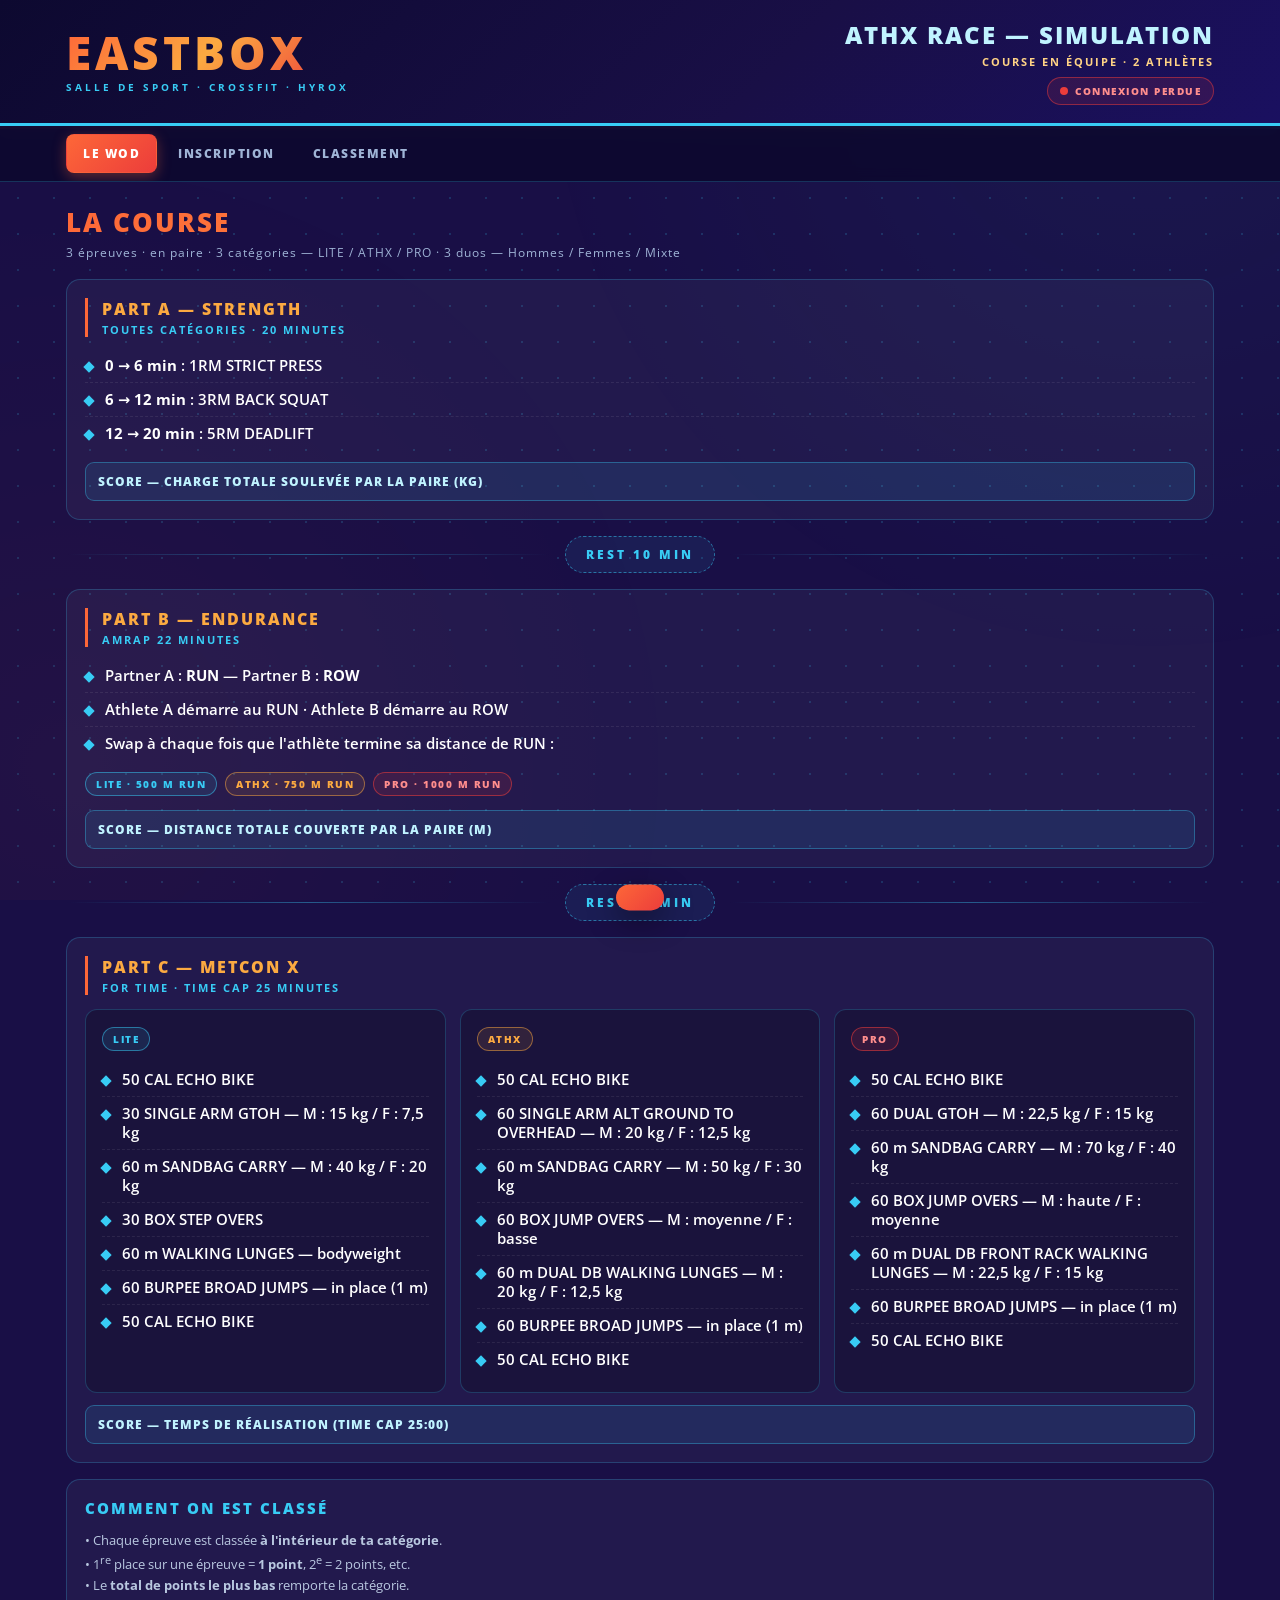
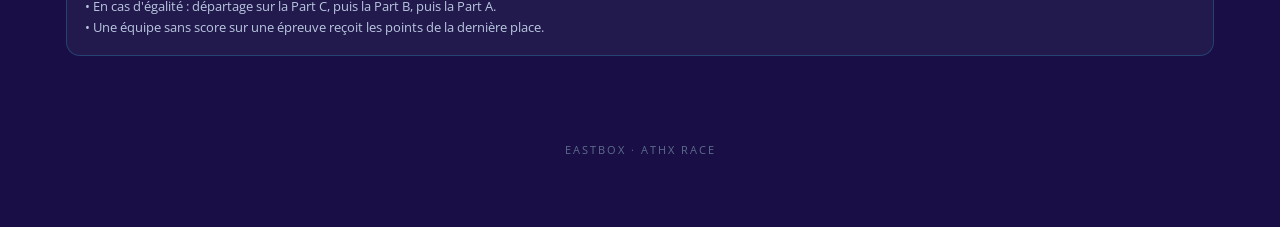
<file: index.html>
<!DOCTYPE html>
<html lang="fr">
<head>
<meta charset="UTF-8">
<meta name="viewport" content="width=device-width, initial-scale=1">
<title>ATHX Race — EastBox</title>
<link rel="preconnect" href="https://fonts.googleapis.com">
<link rel="preconnect" href="https://fonts.gstatic.com" crossorigin>
<link href="https://fonts.googleapis.com/css2?family=Open+Sans:wght@400;600;700;800;900&display=swap" rel="stylesheet">
<link rel="stylesheet" href="athx.css">
</head>
<body>

<header>
  <div class="wrap hd">
    <div>
      <div class="brand-name">EastBox</div>
      <div class="brand-sub">Salle de sport · CrossFit · Hyrox</div>
    </div>
    <div class="hd-right">
      <div class="race-title">ATHX Race — Simulation</div>
      <div class="race-date" id="raceDate">Course en équipe · 2 athlètes</div>
      <div style="margin-top:8px"><span class="sync local" id="syncBox"><span class="dot"></span>Connexion…</span></div>
    </div>
  </div>
</header>

<nav>
  <div class="wrap tabs">
    <button class="tab active" data-p="wod">Le WOD</button>
    <button class="tab" data-p="inscription">Inscription</button>
    <button class="tab" data-p="classement">Classement</button>
  </div>
</nav>

<div class="wrap">

<!-- ================= WOD ================= -->
<section class="panel active" id="p-wod">
  <h2 class="sec">La course</h2>
  <div class="sec-sub">3 épreuves · en paire · 3 catégories — LITE / ATHX / PRO · 3 duos — Hommes / Femmes / Mixte</div>

  <div class="card">
    <div class="wod">
      <div class="wod-t">Part A — Strength</div>
      <div class="wod-s">Toutes catégories · 20 minutes</div>
    </div>
    <ul class="mv">
      <li><b>0 → 6 min</b> : 1RM STRICT PRESS</li>
      <li><b>6 → 12 min</b> : 3RM BACK SQUAT</li>
      <li><b>12 → 20 min</b> : 5RM DEADLIFT</li>
    </ul>
    <div class="scorebox">Score — Charge totale soulevée par la paire (kg)</div>
  </div>

  <div class="rest"><span>Rest 10 min</span></div>

  <div class="card">
    <div class="wod">
      <div class="wod-t">Part B — Endurance</div>
      <div class="wod-s">AMRAP 22 minutes</div>
    </div>
    <ul class="mv">
      <li>Partner A : <b>RUN</b> — Partner B : <b>ROW</b></li>
      <li>Athlete A démarre au RUN · Athlete B démarre au ROW</li>
      <li>Swap à chaque fois que l'athlète termine sa distance de RUN :</li>
    </ul>
    <div class="catpill" style="margin-top:12px">
      <span class="badge LITE">LITE · 500 m RUN</span>
      <span class="badge ATHX">ATHX · 750 m RUN</span>
      <span class="badge PRO">PRO · 1000 m RUN</span>
    </div>
    <div class="scorebox">Score — Distance totale couverte par la paire (m)</div>
  </div>

  <div class="rest"><span>Rest 10 min</span></div>

  <div class="card">
    <div class="wod">
      <div class="wod-t">Part C — Metcon X</div>
      <div class="wod-s">For time · Time cap 25 minutes</div>
    </div>
    <div class="grid3" style="margin-top:14px" id="metconGrid"></div>
    <div class="scorebox">Score — Temps de réalisation (time cap 25:00)</div>
  </div>

  <div class="card">
    <h3>Comment on est classé</h3>
    <div class="hint" style="font-size:13px;color:#b9c8e0">
      • Chaque épreuve est classée <b>à l'intérieur de ta catégorie</b>.<br>
      • 1<sup>re</sup> place sur une épreuve = <b>1 point</b>, 2<sup>e</sup> = 2 points, etc.<br>
      • Le <b>total de points le plus bas</b> remporte la catégorie.<br>
      • En cas d'égalité : départage sur la Part C, puis la Part B, puis la Part A.<br>
      • Une équipe sans score sur une épreuve reçoit les points de la dernière place.
    </div>
  </div>
</section>

<!-- ============== INSCRIPTION ============== -->
<section class="panel" id="p-inscription">
  <h2 class="sec">Inscription</h2>
  <div class="sec-sub">Une équipe = 2 athlètes · 5 équipes par vague · premier arrivé, premier servi</div>

  <div class="banner" id="cfgBanner" style="display:none"></div>

  <div class="card">
    <h3>Les vagues de départ</h3>
    <div class="grid3" id="waveBoard"></div>
  </div>

  <div id="myTeam" style="display:none"></div>

  <div id="formWrap">
    <div class="card">
      <h3 id="formTitle">Inscris ton équipe</h3>
      <form id="teamForm">
        <input type="hidden" id="editId">
        <div class="grid2">
          <div>
            <label for="tName">Nom de l'équipe</label>
            <input id="tName" required maxlength="40" placeholder="Ex. Les Rhinos">
          </div>
          <div>
            <label for="tCat">Catégorie</label>
            <select id="tCat" required>
              <option value="LITE">LITE</option>
              <option value="ATHX" selected>ATHX</option>
              <option value="PRO">PRO</option>
            </select>
          </div>
        </div>
        <div style="margin-top:14px">
          <label for="tWave">Vague de départ</label>
          <select id="tWave" required></select>
          <div class="hint">5 équipes maximum par vague. Les vagues complètes ne sont plus sélectionnables.</div>
        </div>
        <div class="grid2" style="margin-top:14px">
          <div>
            <label for="aName">Athlète A</label>
            <div class="split">
              <input id="aName" required maxlength="40" placeholder="Prénom Nom">
              <select id="aSex"><option value="M">Homme</option><option value="F">Femme</option></select>
            </div>
          </div>
          <div>
            <label for="bName">Athlète B</label>
            <div class="split">
              <input id="bName" required maxlength="40" placeholder="Prénom Nom">
              <select id="bSex"><option value="M">Homme</option><option value="F">Femme</option></select>
            </div>
          </div>
        </div>
        <div class="duo-preview" id="duoPreview"></div>
        <div class="row-actions" style="margin-top:18px">
          <button type="submit" class="btn" id="submitBtn">Valider l'inscription</button>
          <button type="button" class="btn ghost" id="cancelEdit" style="display:none">Annuler</button>
        </div>
      </form>
    </div>
  </div>

  <div class="card">
    <h3>Équipes inscrites — <span id="teamCount">0</span></h3>
    <div class="filters" id="filtersIns"></div>
    <div class="tbl-wrap"><table id="teamTable">
      <thead><tr><th>#</th><th>Équipe</th><th>Catégorie</th><th>Duo</th><th>Vague</th><th>Athlètes</th></tr></thead>
      <tbody></tbody>
    </table></div>
    <div class="empty" id="teamEmpty">Aucune équipe inscrite pour le moment. Sois la première !</div>
  </div>
</section>

<!-- ============== CLASSEMENT ============== -->
<section class="panel" id="p-classement">
  <h2 class="sec">Classement</h2>
  <div class="sec-sub">Mis à jour en direct pendant la course · le plus petit total de points gagne</div>
  <div class="filters" id="rankMode"></div>
  <div id="rankings"></div>
</section>

<footer>EastBox · ATHX Race</footer>
</div>

<div class="toast" id="toast"></div>

<script>window.ATHX_MODE='public';</script>
<script src="config.js"></script>
<script src="athx.js"></script>
</body>
</html>
</file>
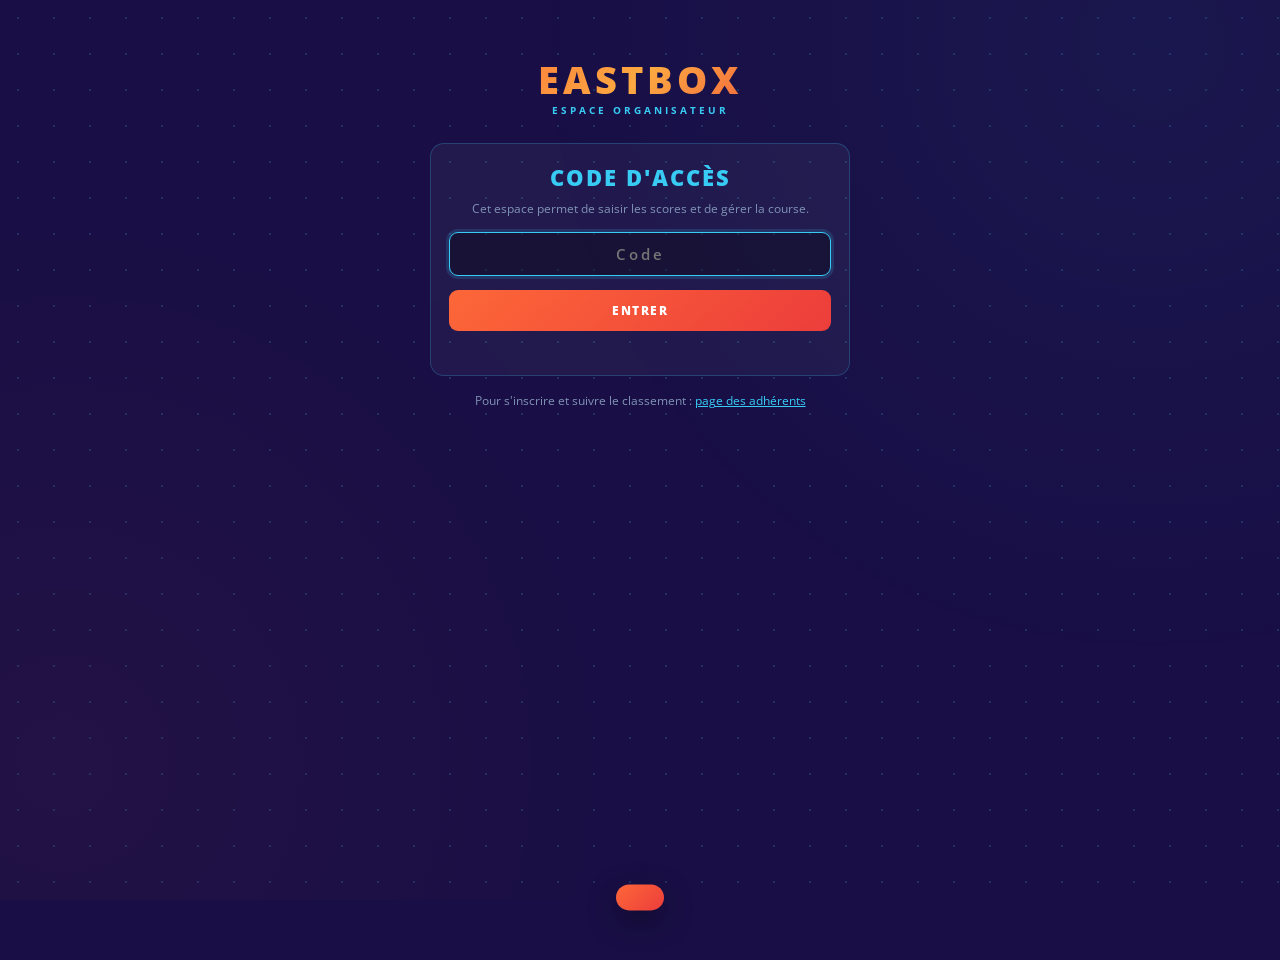
<file: admin.html>
<!DOCTYPE html>
<html lang="fr">
<head>
<meta charset="UTF-8">
<meta name="viewport" content="width=device-width, initial-scale=1">
<meta name="robots" content="noindex, nofollow">
<title>ATHX Race — Organisateur</title>
<link rel="preconnect" href="https://fonts.googleapis.com">
<link rel="preconnect" href="https://fonts.gstatic.com" crossorigin>
<link href="https://fonts.googleapis.com/css2?family=Open+Sans:wght@400;600;700;800;900&display=swap" rel="stylesheet">
<link rel="stylesheet" href="athx.css">
</head>
<body>

<!-- écran de code d'accès -->
<div id="gate" class="wrap">
  <div class="lock">
    <div class="brand-name" style="font-size:38px">EastBox</div>
    <div class="brand-sub" style="margin-bottom:26px">Espace organisateur</div>
    <div class="card">
      <h2>Code d'accès</h2>
      <div class="hint" style="margin-bottom:14px">Cet espace permet de saisir les scores et de gérer la course.</div>
      <form id="gateForm">
        <input id="gatePin" type="password" autocomplete="off" placeholder="Code" style="text-align:center;letter-spacing:3px">
        <button class="btn" type="submit" style="margin-top:14px;width:100%;justify-content:center">Entrer</button>
      </form>
      <div class="hint" id="gateMsg" style="color:#ff8e8d;min-height:18px"></div>
    </div>
    <div class="hint">Pour s'inscrire et suivre le classement : <a href="index.html" style="color:var(--cyan)">page des adhérents</a></div>
  </div>
</div>

<div id="app" style="display:none">

<header>
  <div class="wrap hd">
    <div>
      <div class="brand-name">EastBox</div>
      <div class="brand-sub">Espace organisateur · ATHX Race</div>
    </div>
    <div class="hd-right">
      <div class="race-title">ATHX Race — Simulation</div>
      <div class="race-date" id="raceDate">Course en équipe · 2 athlètes</div>
      <div style="margin-top:8px"><span class="sync local" id="syncBox"><span class="dot"></span>Connexion…</span></div>
    </div>
  </div>
</header>

<nav>
  <div class="wrap tabs">
    <button class="tab active" data-p="scores">Saisie des scores</button>
    <button class="tab" data-p="classement">Classement</button>
    <button class="tab" data-p="inscription">Équipes &amp; vagues</button>
    <button class="tab" data-p="wod">Le WOD</button>
    <button class="tab" data-p="data">Données</button>
  </div>
</nav>

<div class="wrap">

<!-- ================ SCORES ================ -->
<section class="panel active" id="p-scores">
  <h2 class="sec">Saisie des scores</h2>
  <div class="sec-sub">Choisis l'épreuve, puis filtre par vague pour saisir heat par heat</div>

  <div class="filters">
    <button class="chip on" data-part="A">Part A — Strength</button>
    <button class="chip" data-part="B">Part B — Endurance</button>
    <button class="chip" data-part="C">Part C — Metcon X</button>
  </div>
  <div class="filters" id="filtersWave"></div>
  <div class="filters" id="filtersScores"></div>

  <div id="scoreList"></div>
  <div class="empty" id="scoreEmpty">Aucune équipe inscrite pour l'instant.</div>
</section>

<!-- ============== CLASSEMENT ============== -->
<section class="panel" id="p-classement">
  <div class="no-tv">
    <h2 class="sec">Classement</h2>
    <div class="sec-sub">Points = rang par épreuve dans la catégorie · le plus bas total gagne</div>
    <div class="filters">
      <button class="btn ghost sm" id="tvBtn">Mode écran TV</button>
      <button class="btn ghost sm" id="printBtn">Imprimer</button>
      <button class="btn ghost sm" id="csvBtn">Export CSV</button>
    </div>
  </div>
  <div class="tvbar"><button class="btn sm" id="tvExit">Quitter le mode TV</button></div>
  <div class="filters no-tv" id="rankMode"></div>
  <div id="rankings"></div>
</section>

<!-- ============== ÉQUIPES ============== -->
<section class="panel" id="p-inscription">
  <h2 class="sec">Équipes &amp; vagues</h2>
  <div class="sec-sub">5 équipes par vague · tu peux ajouter, corriger ou supprimer une équipe</div>

  <div class="banner" id="cfgBanner" style="display:none"></div>

  <div class="card">
    <h3>Les vagues de départ</h3>
    <div class="grid3" id="waveBoard"></div>
  </div>

  <div id="myTeam" style="display:none"></div>

  <div id="formWrap">
    <div class="card">
      <h3 id="formTitle">Nouvelle équipe</h3>
      <form id="teamForm">
        <input type="hidden" id="editId">
        <div class="grid2">
          <div>
            <label for="tName">Nom de l'équipe</label>
            <input id="tName" required maxlength="40" placeholder="Ex. Les Rhinos">
          </div>
          <div>
            <label for="tCat">Catégorie</label>
            <select id="tCat" required>
              <option value="LITE">LITE</option>
              <option value="ATHX" selected>ATHX</option>
              <option value="PRO">PRO</option>
            </select>
          </div>
        </div>
        <div style="margin-top:14px">
          <label for="tWave">Vague de départ</label>
          <select id="tWave" required></select>
          <div class="hint">5 équipes maximum par vague.</div>
        </div>
        <div class="grid2" style="margin-top:14px">
          <div>
            <label for="aName">Athlète A</label>
            <div class="split">
              <input id="aName" required maxlength="40" placeholder="Prénom Nom">
              <select id="aSex"><option value="M">Homme</option><option value="F">Femme</option></select>
            </div>
          </div>
          <div>
            <label for="bName">Athlète B</label>
            <div class="split">
              <input id="bName" required maxlength="40" placeholder="Prénom Nom">
              <select id="bSex"><option value="M">Homme</option><option value="F">Femme</option></select>
            </div>
          </div>
        </div>
        <div style="margin-top:14px">
          <label for="tNote">Note / contact</label>
          <input id="tNote" maxlength="80" placeholder="Téléphone, remarque…">
        </div>
        <div class="duo-preview" id="duoPreview"></div>
        <div class="row-actions" style="margin-top:18px">
          <button type="submit" class="btn" id="submitBtn">Inscrire l'équipe</button>
          <button type="button" class="btn ghost" id="cancelEdit" style="display:none">Annuler</button>
        </div>
      </form>
    </div>
  </div>

  <div class="card">
    <h3>Équipes inscrites — <span id="teamCount">0</span></h3>
    <div class="filters" id="filtersIns"></div>
    <div class="tbl-wrap"><table id="teamTable">
      <thead><tr><th>#</th><th>Équipe</th><th>Catégorie</th><th>Duo</th><th>Vague</th><th>Athlètes</th><th>Note</th><th></th></tr></thead>
      <tbody></tbody>
    </table></div>
    <div class="empty" id="teamEmpty">Aucune équipe inscrite pour le moment.</div>
  </div>
</section>

<!-- ================= WOD ================= -->
<section class="panel" id="p-wod">
  <h2 class="sec">La course</h2>
  <div class="sec-sub">3 épreuves · en paire · 3 catégories — LITE / ATHX / PRO · 3 duos — Hommes / Femmes / Mixte</div>

  <div class="card">
    <div class="wod"><div class="wod-t">Part A — Strength</div>
      <div class="wod-s">Toutes catégories · 20 minutes</div></div>
    <ul class="mv">
      <li><b>0 → 6 min</b> : 1RM STRICT PRESS</li>
      <li><b>6 → 12 min</b> : 3RM BACK SQUAT</li>
      <li><b>12 → 20 min</b> : 5RM DEADLIFT</li>
    </ul>
    <div class="scorebox">Score — Charge totale soulevée par la paire (kg)</div>
  </div>

  <div class="rest"><span>Rest 10 min</span></div>

  <div class="card">
    <div class="wod"><div class="wod-t">Part B — Endurance</div>
      <div class="wod-s">AMRAP 22 minutes</div></div>
    <ul class="mv">
      <li>Partner A : <b>RUN</b> — Partner B : <b>ROW</b></li>
      <li>Athlete A démarre au RUN · Athlete B démarre au ROW</li>
      <li>Swap à chaque fois que l'athlète termine sa distance de RUN :</li>
    </ul>
    <div class="catpill" style="margin-top:12px">
      <span class="badge LITE">LITE · 500 m RUN</span>
      <span class="badge ATHX">ATHX · 750 m RUN</span>
      <span class="badge PRO">PRO · 1000 m RUN</span>
    </div>
    <div class="scorebox">Score — Distance totale couverte par la paire (m)</div>
  </div>

  <div class="rest"><span>Rest 10 min</span></div>

  <div class="card">
    <div class="wod"><div class="wod-t">Part C — Metcon X</div>
      <div class="wod-s">For time · Time cap 25 minutes</div></div>
    <div class="grid3" style="margin-top:14px" id="metconGrid"></div>
    <div class="scorebox">Score — Temps de réalisation (time cap 25:00)</div>
  </div>
</section>

<!-- ================ DATA ================= -->
<section class="panel" id="p-data">
  <h2 class="sec">Données de la course</h2>
  <div class="sec-sub">Nom de l'épreuve, sauvegarde, remise à zéro</div>

  <div class="card">
    <h3>Nom &amp; date de l'épreuve</h3>
    <div class="grid2">
      <div><label for="evName">Nom affiché</label><input id="evName" placeholder="ATHX Race — Simulation"></div>
      <div><label for="evDate">Date</label><input id="evDate" type="date"></div>
    </div>
    <div class="row-actions" style="margin-top:14px"><button class="btn sm" id="saveMeta">Enregistrer</button></div>
  </div>

  <div class="card">
    <h3>Export / Import</h3>
    <p class="hint" style="margin-bottom:14px">
      Le fichier <b>.json</b> contient toutes les équipes et tous les scores. Exporte-le régulièrement
      pendant la course : c'est ta sauvegarde si quoi que ce soit se passe mal.
    </p>
    <div class="row-actions">
      <button class="btn" id="exportBtn">Exporter la course (.json)</button>
      <button class="btn ghost" id="importBtn">Importer un fichier</button>
      <input type="file" id="importFile" accept="application/json,.json" style="display:none">
      <button class="btn danger" id="resetScores">Effacer les scores</button>
      <button class="btn danger" id="resetAll">Tout remettre à zéro</button>
    </div>
  </div>

  <div class="card">
    <h3>Jeu de démonstration</h3>
    <p class="hint" style="margin-bottom:14px">6 équipes fictives avec des scores, pour tester l'affichage. À effacer avant la vraie course.</p>
    <button class="btn ghost sm" id="demoBtn">Charger la démo</button>
  </div>
</section>

<footer>EastBox · ATHX Race · Espace organisateur</footer>
</div>
</div>

<div class="toast" id="toast"></div>

<script>window.ATHX_MODE='admin';</script>
<script src="config.js"></script>
<script>
(function(){
  var KEY='athx_admin_ok';
  var pin=(window.ATHX_CONFIG&&window.ATHX_CONFIG.adminPin)||'';
  function open(){
    document.getElementById('gate').style.display='none';
    document.getElementById('app').style.display='block';
    var s=document.createElement('script'); s.src='athx.js'; document.body.appendChild(s);
  }
  var ok=false;
  try{ ok = sessionStorage.getItem(KEY)==='1'; }catch(e){}
  if(!pin || ok){ open(); return; }
  document.getElementById('gateForm').addEventListener('submit', function(e){
    e.preventDefault();
    var v=document.getElementById('gatePin').value.trim();
    if(v.toUpperCase()===String(pin).toUpperCase()){
      try{ sessionStorage.setItem(KEY,'1'); }catch(err){}
      open();
    } else {
      document.getElementById('gateMsg').textContent='Code incorrect.';
      document.getElementById('gatePin').value='';
    }
  });
  document.getElementById('gatePin').focus();
})();
</script>
</body>
</html>
</file>
<file: athx.css>
:root{
  --navy:#190F46; --navy-deep:#0d0930; --navy-2:#1a1060;
  --cyan:#38CCF5; --cyan-light:#C0F3FF;
  --orange:#FD6738; --orange2:#FCAA41; --red:#EC3D3B;
  --yellow:#FDFD02; --sand:#FFD385; --white:#fff;
  --line:rgba(56,204,245,.22);
  --card:rgba(255,255,255,.045);
  --ok:#6ec06e;
}
*{margin:0;padding:0;box-sizing:border-box}
html{-webkit-text-size-adjust:100%}
body{
  font-family:'Open Sans',system-ui,-apple-system,sans-serif;
  background:var(--navy); color:var(--white);
  min-height:100vh; padding-bottom:60px;
}
body::before{
  content:''; position:fixed; inset:0; z-index:0; pointer-events:none;
  background-image:
    radial-gradient(circle at 90% 5%, rgba(56,204,245,.14) 0%, transparent 45%),
    radial-gradient(circle at 5% 85%, rgba(253,103,56,.12) 0%, transparent 45%),
    radial-gradient(rgba(56,204,245,.5) 1px, transparent 1px);
  background-size:100% 100%,100% 100%,36px 36px; opacity:.35;
}
.wrap{position:relative; z-index:1; max-width:1180px; margin:0 auto; padding:0 16px}

header{
  background:linear-gradient(135deg,var(--navy-deep) 0%,var(--navy) 60%,var(--navy-2) 100%);
  border-bottom:3px solid var(--cyan); position:relative;
}
header::after{content:'';position:absolute;bottom:-6px;left:0;right:0;height:3px;
  background:linear-gradient(90deg,var(--orange),var(--red),var(--orange2),var(--cyan))}
.hd{display:flex;align-items:center;justify-content:space-between;gap:16px;padding:18px 16px;flex-wrap:wrap}
.brand-name{font-size:clamp(28px,5vw,46px);font-weight:900;letter-spacing:4px;line-height:1;
  background:linear-gradient(135deg,var(--orange) 0%,var(--orange2) 50%,var(--red) 100%);
  -webkit-background-clip:text;-webkit-text-fill-color:transparent;background-clip:text;text-transform:uppercase}
.brand-sub{font-size:10px;letter-spacing:3px;color:var(--cyan);text-transform:uppercase;margin-top:5px;font-weight:700}
.hd-right{text-align:right}
.race-title{font-size:clamp(16px,2.6vw,24px);font-weight:900;letter-spacing:2px;color:var(--cyan-light);text-transform:uppercase}
.race-date{font-size:11px;letter-spacing:2px;color:var(--sand);text-transform:uppercase;margin-top:3px;font-weight:700}

nav{position:sticky;top:0;z-index:30;background:rgba(13,9,48,.95);backdrop-filter:blur(8px);
  border-bottom:1px solid var(--line)}
.tabs{display:flex;gap:4px;overflow-x:auto;padding:8px 16px;scrollbar-width:none}
.tabs::-webkit-scrollbar{display:none}
.tab{flex:0 0 auto;background:transparent;border:1px solid transparent;color:#9fb4d6;
  font-family:inherit;font-size:12px;font-weight:800;letter-spacing:1.5px;text-transform:uppercase;
  padding:10px 16px;border-radius:8px;cursor:pointer;transition:.15s;white-space:nowrap}
.tab:hover{color:var(--white);background:rgba(56,204,245,.08)}
.tab.active{background:linear-gradient(135deg,var(--orange),var(--red));color:#fff;box-shadow:0 4px 14px rgba(253,103,56,.35)}

.panel{display:none;padding:22px 0 40px}
.panel.active{display:block}
h2.sec{font-size:clamp(18px,3vw,26px);font-weight:900;letter-spacing:2px;text-transform:uppercase;margin:0 0 4px;
  background:linear-gradient(135deg,var(--orange),var(--orange2));-webkit-background-clip:text;-webkit-text-fill-color:transparent;background-clip:text}
.sec-sub{font-size:12px;color:#9fb4d6;letter-spacing:1px;margin-bottom:18px}
.card{background:var(--card);border:1px solid var(--line);border-radius:14px;padding:18px;margin-bottom:16px}
.card h3{font-size:15px;font-weight:900;letter-spacing:2px;text-transform:uppercase;color:var(--cyan);margin-bottom:12px}
.grid2{display:grid;grid-template-columns:repeat(auto-fit,minmax(230px,1fr));gap:12px}
.grid3{display:grid;grid-template-columns:repeat(auto-fit,minmax(290px,1fr));gap:14px}
label{display:block;font-size:10px;font-weight:800;letter-spacing:1.5px;text-transform:uppercase;color:#8ea0bd;margin-bottom:5px}
input,select,textarea{width:100%;background:rgba(0,0,0,.3);border:1px solid var(--line);border-radius:9px;
  color:#fff;font-family:inherit;font-size:15px;font-weight:600;padding:11px 12px;outline:none;transition:.15s}
input:focus,select:focus,textarea:focus{border-color:var(--cyan);box-shadow:0 0 0 3px rgba(56,204,245,.15)}
select option{background:#0d0930;color:#fff}
.btn{display:inline-flex;align-items:center;gap:8px;background:linear-gradient(135deg,var(--orange),var(--red));
  border:none;color:#fff;font-family:inherit;font-size:12px;font-weight:900;letter-spacing:1.5px;text-transform:uppercase;
  padding:12px 20px;border-radius:9px;cursor:pointer;transition:.15s}
.btn:hover{transform:translateY(-1px);box-shadow:0 6px 18px rgba(253,103,56,.35)}
.btn:disabled{opacity:.45;cursor:not-allowed;transform:none;box-shadow:none}
.btn.ghost{background:transparent;border:1px solid var(--cyan);color:var(--cyan)}
.btn.ghost:hover{background:rgba(56,204,245,.12);box-shadow:none}
.btn.sm{padding:7px 12px;font-size:10px}
.btn.danger{background:transparent;border:1px solid rgba(236,61,59,.6);color:#ff8e8d}
.btn.danger:hover{background:rgba(236,61,59,.15);box-shadow:none}
.row-actions{display:flex;gap:6px;flex-wrap:wrap}

.badge{display:inline-block;font-size:10px;font-weight:900;letter-spacing:1.5px;text-transform:uppercase;
  padding:4px 10px;border-radius:30px;border:1px solid}
.badge.LITE{color:var(--cyan);border-color:rgba(56,204,245,.5);background:rgba(56,204,245,.1)}
.badge.ATHX{color:var(--orange2);border-color:rgba(252,170,65,.5);background:rgba(252,170,65,.1)}
.badge.PRO{color:#ff8e8d;border-color:rgba(236,61,59,.55);background:rgba(236,61,59,.12)}

.tbl-wrap{overflow-x:auto;border-radius:12px;border:1px solid var(--line)}
table{width:100%;border-collapse:collapse;font-size:14px;min-width:620px}
th{background:rgba(13,9,48,.9);font-size:10px;font-weight:900;letter-spacing:1.5px;text-transform:uppercase;
  color:var(--cyan);text-align:left;padding:12px 10px;border-bottom:1px solid var(--line);white-space:nowrap}
td{padding:11px 10px;border-bottom:1px solid rgba(255,255,255,.07);vertical-align:middle}
tbody tr:hover{background:rgba(56,204,245,.05)}
tbody tr:last-child td{border-bottom:none}
tbody tr.mine{background:rgba(252,170,65,.1)}
.team-n{font-weight:800;font-size:15px}
.ath{font-size:11.5px;color:#9fb4d6;margin-top:2px}
.num{font-variant-numeric:tabular-nums;font-weight:800}
.muted{color:#6d7f9e}

.rk{display:inline-flex;align-items:center;justify-content:center;width:34px;height:34px;border-radius:9px;
  font-weight:900;font-size:16px;font-variant-numeric:tabular-nums;background:rgba(255,255,255,.07)}
.rk.p1{background:linear-gradient(135deg,#FFD385,#FCAA41);color:#190F46}
.rk.p2{background:linear-gradient(135deg,#dfe8f5,#aebdd4);color:#190F46}
.rk.p3{background:linear-gradient(135deg,#e0a06a,#c9752f);color:#190F46}
.pts{font-weight:900;font-size:17px;color:var(--orange2);font-variant-numeric:tabular-nums}
.sub-pts{font-size:10px;color:#7f93b4;font-weight:700}

.wod{border-left:3px solid var(--orange);padding-left:14px;margin-bottom:8px}
.wod-t{font-size:16px;font-weight:900;letter-spacing:2px;color:var(--orange2);text-transform:uppercase}
.wod-s{font-size:11px;letter-spacing:2px;color:var(--cyan);text-transform:uppercase;font-weight:700;margin-top:2px}
ul.mv{list-style:none;margin-top:12px}
ul.mv li{padding:7px 0 7px 20px;position:relative;font-size:14.5px;font-weight:600;border-bottom:1px dashed rgba(255,255,255,.08)}
ul.mv li:last-child{border-bottom:none}
ul.mv li::before{content:'';position:absolute;left:0;top:14px;width:8px;height:8px;background:var(--cyan);transform:rotate(45deg)}
.scorebox{margin-top:12px;background:rgba(56,204,245,.1);border:1px solid rgba(56,204,245,.35);
  border-radius:9px;padding:10px 12px;font-size:12px;font-weight:800;letter-spacing:1px;color:var(--cyan-light);text-transform:uppercase}
.catpill{display:flex;gap:8px;flex-wrap:wrap;margin-bottom:14px}

.filters{display:flex;gap:8px;flex-wrap:wrap;align-items:center;margin-bottom:16px}
.chip{background:rgba(255,255,255,.06);border:1px solid var(--line);color:#9fb4d6;font-family:inherit;
  font-size:11px;font-weight:800;letter-spacing:1.5px;text-transform:uppercase;padding:9px 16px;border-radius:30px;cursor:pointer;transition:.15s}
.chip:hover{color:#fff}
.chip.on{background:linear-gradient(135deg,var(--cyan),#1fa8d0);color:#0d0930;border-color:transparent}

.empty{text-align:center;padding:40px 18px;color:#6d7f9e;font-size:14px}
.toast{position:fixed;left:50%;bottom:26px;transform:translateX(-50%) translateY(140%);
  background:linear-gradient(135deg,var(--orange),var(--red));color:#fff;font-weight:800;font-size:13px;
  letter-spacing:1px;padding:13px 24px;border-radius:30px;z-index:200;transition:.3s;box-shadow:0 10px 30px rgba(0,0,0,.4);
  max-width:90vw;text-align:center}
.toast.show{transform:translateX(-50%) translateY(0)}
.hint{font-size:11.5px;color:#7f93b4;line-height:1.6;margin-top:8px}
.split{display:grid;grid-template-columns:1fr 1fr;gap:10px}
.inline-3{display:grid;grid-template-columns:1fr 1fr auto;gap:8px;align-items:end}
.tot{background:rgba(252,170,65,.12);border:1px solid rgba(252,170,65,.4);border-radius:9px;padding:10px 12px;
  text-align:center;font-weight:900;font-size:19px;color:var(--orange2);font-variant-numeric:tabular-nums}
footer{text-align:center;padding:30px 0 10px;font-size:11px;letter-spacing:2px;color:#5d6e8c;text-transform:uppercase}

/* état de synchro */
.sync{display:inline-flex;align-items:center;gap:7px;font-size:10px;font-weight:800;letter-spacing:1.5px;
  text-transform:uppercase;padding:6px 12px;border-radius:30px;border:1px solid}
.sync .dot{width:8px;height:8px;border-radius:50%;flex-shrink:0}
.sync.live{color:var(--ok);border-color:rgba(110,192,110,.45);background:rgba(110,192,110,.1)}
.sync.live .dot{background:var(--ok)}
.sync.local{color:var(--orange2);border-color:rgba(252,170,65,.45);background:rgba(252,170,65,.1)}
.sync.local .dot{background:var(--orange2)}
.sync.err{color:#ff8e8d;border-color:rgba(236,61,59,.5);background:rgba(236,61,59,.12)}
.sync.err .dot{background:var(--red)}
.banner{border-radius:12px;padding:14px 16px;margin-bottom:16px;font-size:13px;line-height:1.6;
  border:1px solid rgba(252,170,65,.45);background:rgba(252,170,65,.1);color:#ffe0b8}
.banner b{color:var(--orange2)}

/* mon équipe */
.mine-card{border-color:rgba(252,170,65,.5);background:rgba(252,170,65,.08)}

/* mode TV */
body.tv nav,body.tv header,body.tv .no-tv{display:none}
body.tv .wrap{max-width:100%}
body.tv table{font-size:19px}
body.tv th{font-size:13px}
body.tv .team-n{font-size:21px}
.tvbar{display:none;position:fixed;top:10px;right:14px;z-index:100}
body.tv .tvbar{display:block}

/* écran de code d'accès */
.lock{max-width:420px;margin:60px auto;text-align:center}
.lock h2{font-size:22px;font-weight:900;letter-spacing:2px;text-transform:uppercase;color:var(--cyan);margin-bottom:8px}

@media(max-width:620px){
  table{min-width:540px}
  .split{grid-template-columns:1fr}
  .hd{flex-direction:column;align-items:flex-start}
  .hd-right{text-align:left}
}
@media print{
  body{background:#fff;color:#000;padding:0}
  body::before,nav,.btn,.chip,.filters,footer,.no-print{display:none!important}
  .card{border:1px solid #ccc;background:#fff}
  th{background:#eee;color:#000}
  td,.team-n,.num{color:#000}
}

/* repos entre les blocs */
.rest{display:flex;align-items:center;gap:14px;margin:0 0 16px}
.rest::before,.rest::after{content:'';height:1px;flex:1;
  background:linear-gradient(90deg,transparent,rgba(56,204,245,.4),transparent)}
.rest span{font-size:12px;font-weight:900;letter-spacing:3px;text-transform:uppercase;color:var(--cyan);
  border:1px dashed rgba(56,204,245,.5);border-radius:30px;padding:9px 20px;
  background:rgba(56,204,245,.08);white-space:nowrap}
@media(max-width:480px){ .rest span{font-size:10px;letter-spacing:2px;padding:8px 14px} }

/* sous-catégories de duo */
.badge.duoH{color:#9fb4d6;border-color:rgba(159,180,214,.45);background:rgba(159,180,214,.1)}
.badge.duoF{color:#FFD385;border-color:rgba(255,211,133,.45);background:rgba(255,211,133,.1)}
.badge.duoX{color:#C0F3FF;border-color:rgba(192,243,255,.4);background:rgba(192,243,255,.08)}
.duo-preview{margin-top:12px;display:flex;align-items:center;gap:10px;flex-wrap:wrap;
  background:rgba(0,0,0,.22);border:1px solid var(--line);border-radius:9px;padding:10px 12px}
.duo-preview .lbl{font-size:10px;font-weight:800;letter-spacing:1.5px;text-transform:uppercase;color:#8ea0bd}
</file>
